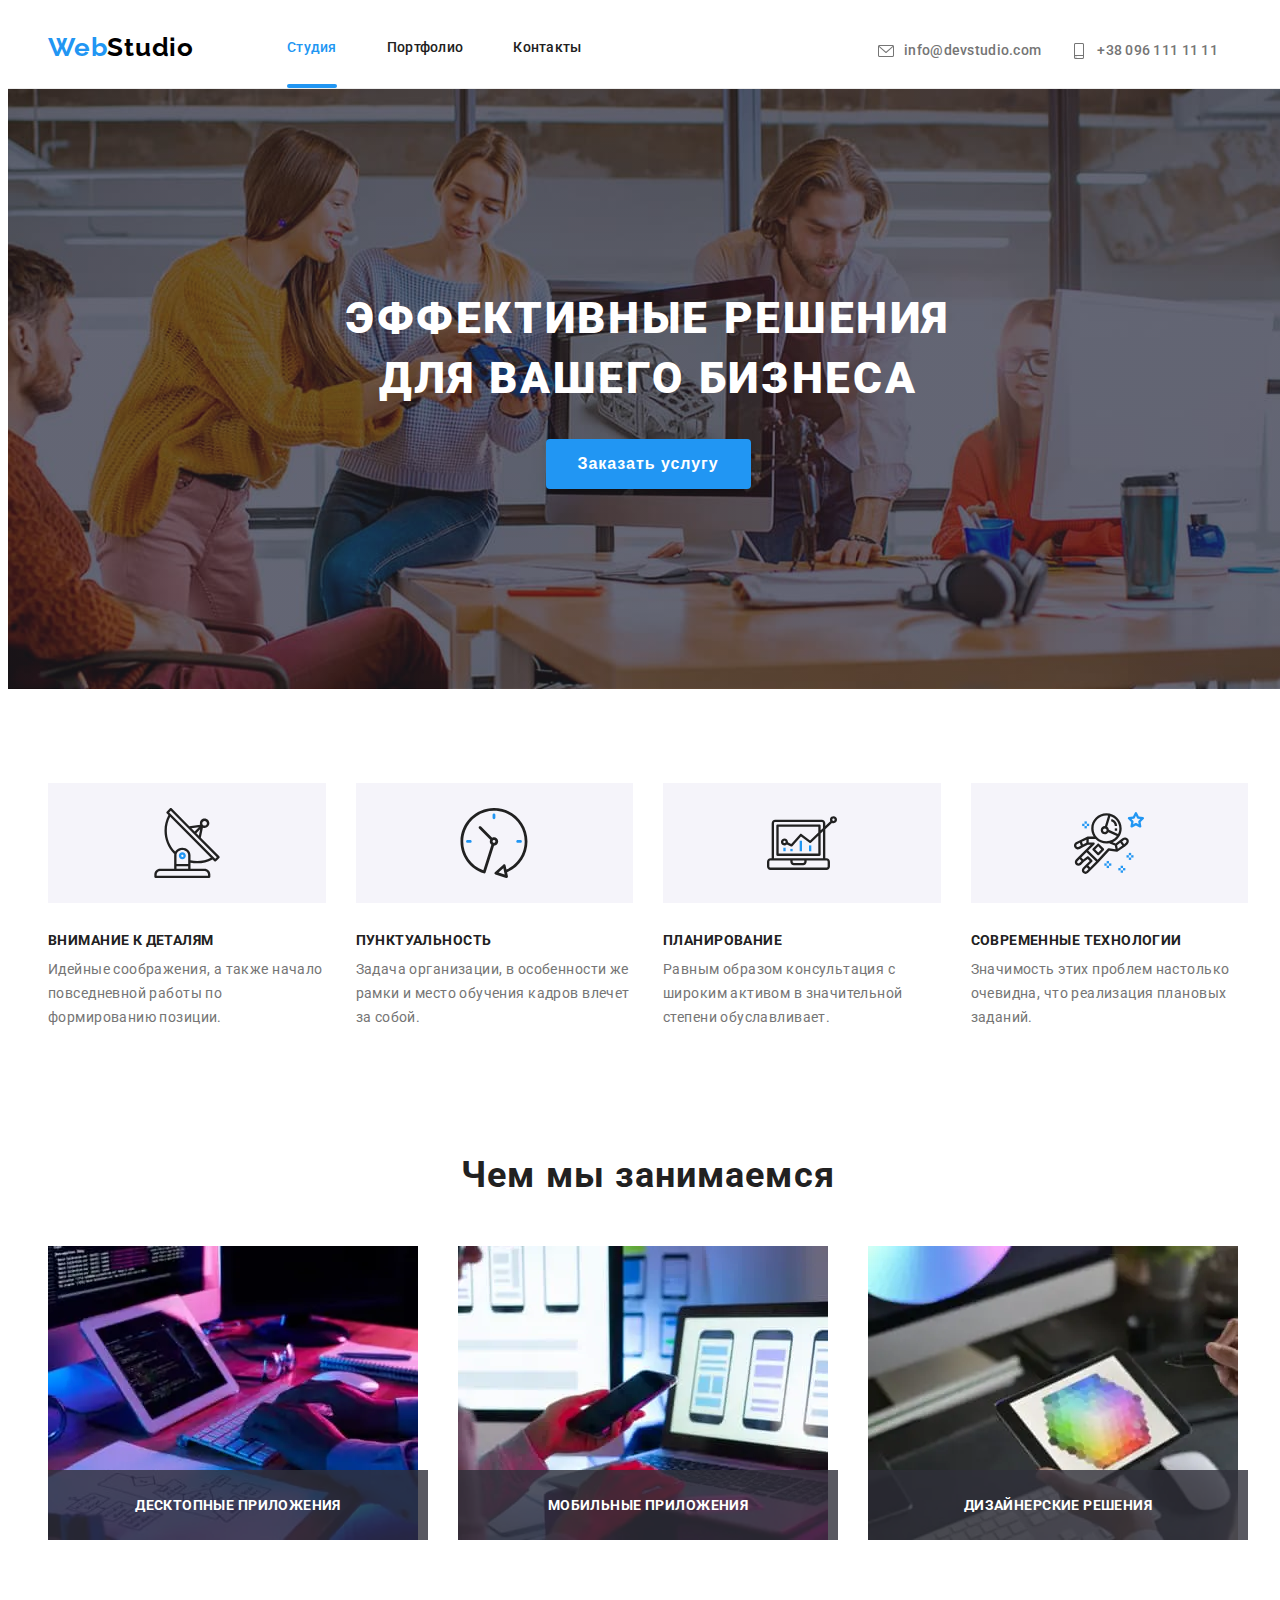
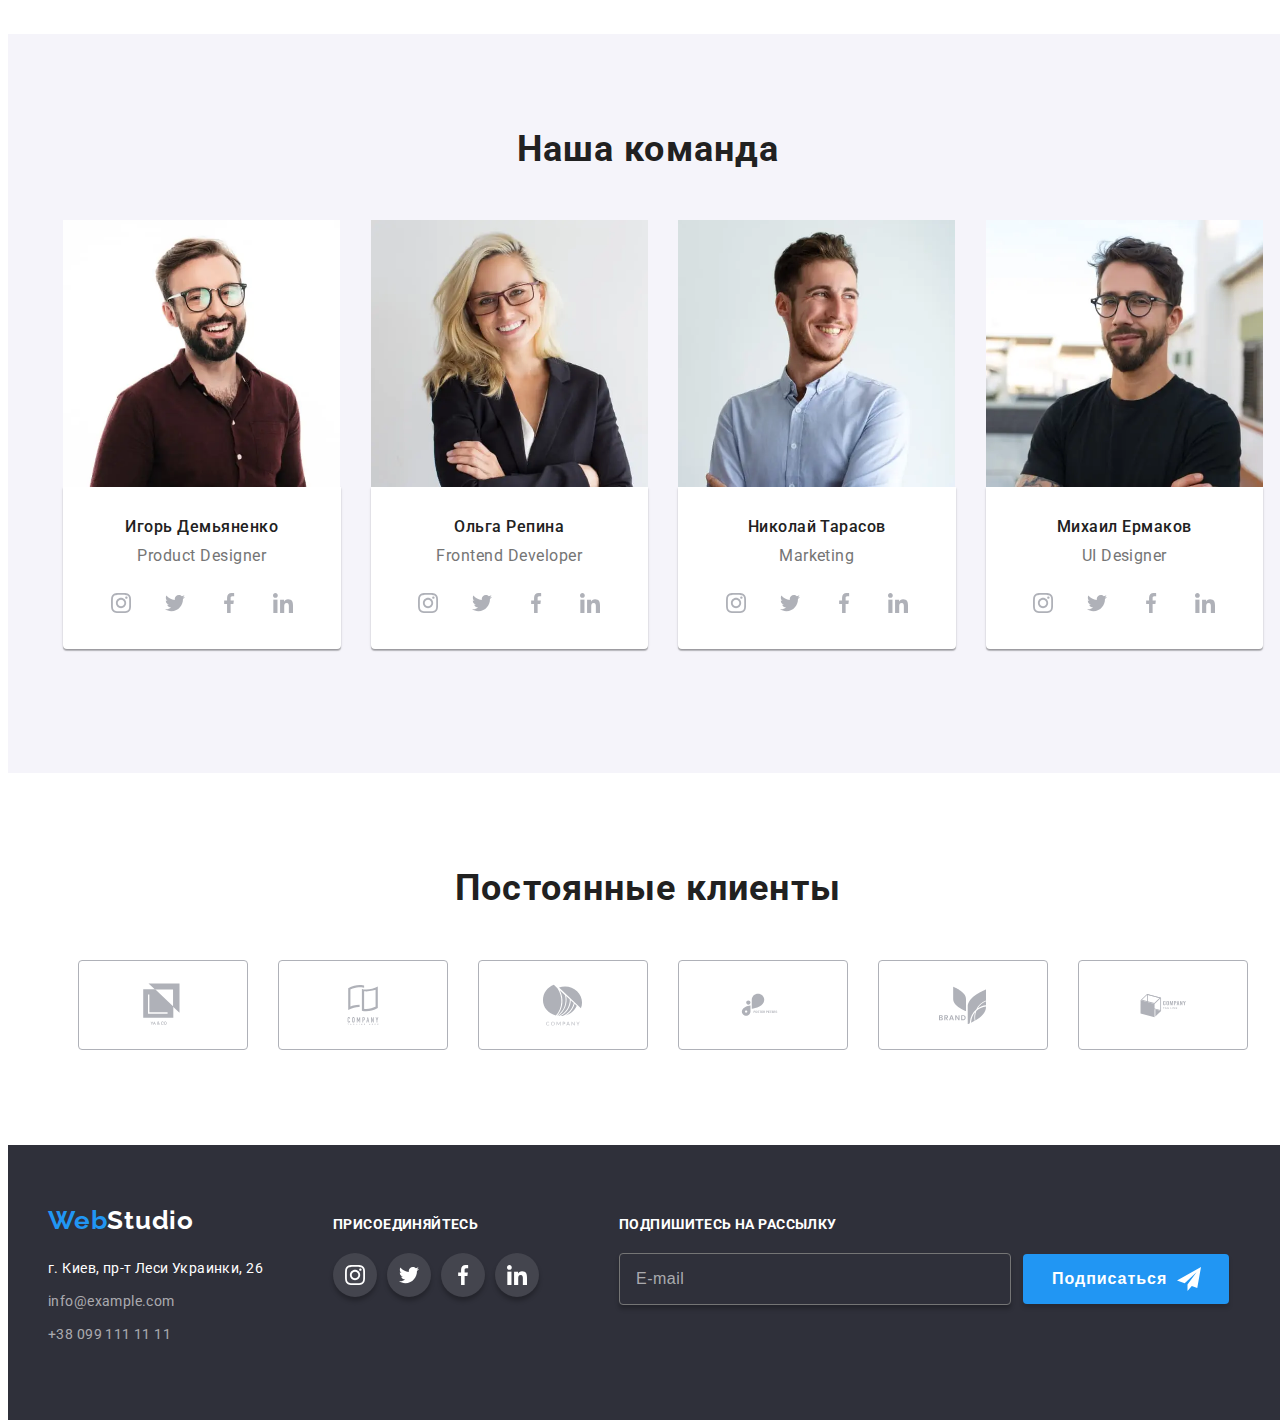
<file: index.html>
<!DOCTYPE html>
<html lang="ru">

<head>
    <meta charset="UTF-8" />
    <meta http-equiv="X-UA-Compatible" content="IE=edge" />
    <meta name="viewport" content="width=device-width, initial-scale=1.0" />
    <title>Студия</title>
    <link rel="stylesheet" href="https://cdnjs.cloudflare.com/ajax/libs/modern-normalize/1.0.0/modern-normalize.css"
        integrity="sha512-Zx6MlUMKSVJoQ+83OwhdILe8cSEsCzfqThJd7J/VA2UrK6Ctj85p+xzqfyuNXE5B1k25uUdmJ2OzItbBy9GHAQ=="
        crossorigin="anonymous" />
    <link rel="preconnect" href="https://fonts.gstatic.com" />
    <link
        href="https://fonts.googleapis.com/css2?family=Raleway:wght@700&family=Roboto:wght@400;500;700;900&display=swap"
        rel="stylesheet" />

    <link rel="stylesheet" href="./css/main.min.css" />
</head>

<body>
    <!--Шапка страницы-->
    <header class="header">
        <div class="container">
            
            <nav class="site-nav">
                <a class="logo" lang="en" href="./index.html">Web<span class="logo__header-part">Studio</span></a>
                <ul class="menu list">
                    <li class="menu__item">
                        <a class="menu__link link action  current" href="./index.html">Студия</a>
                    </li>
                    <li class="menu__item">
                        <a class="menu__link link action" href="./portfolio.html">Портфолио</a>
                    </li>
                    <li class="menu__item">
                        <a class="menu__link link action" href="">Контакты</a>
                    </li>
                </ul>
            </nav>
            <button type="button" class="burger-btn" data-menu-button>
                <svg class="burger-icon">
                    <use href="./images/sprite.svg#icon-burger"></use>
                </svg>
            </button>
            <ul class="list contacts-list">
                <li class="contacts-list__item">
                    <a class="contacts-list__link link action" href="mailto:info@devstudio.com">
                        <svg class="contacts-list__icon" width="16px" height="12px">
                        <use href="./images/sprite.svg#icon-envelope-1"></use>
                    </svg> info@devstudio.com  
                </a>
                </li>
                <li class="contacts-list__item">
                    <a class="contacts-list__link link action" href="tel:+380961111111">
                        <svg class="contacts-list__icon" width="10px" height="16px">
                            <use href="./images/sprite.svg#icon-smartphone-1"></use>
                        </svg> +38 096 111 11 11
                    </a>
                </li>
            </ul>
        </div>
        <div class="mobile-menu " data-menu>
            <button type="button" class="mobile-menu__close-btn" data-menu-close>
                <svg class="mobile-menu__close-icon">
                    <use href="./images/sprite.svg#icon-close-black-18dp-2-1"></use>
                </svg>
            </button>
            <ul class="mobile-menu__list list">
                <li class="mobile-menu__item">
                    <a href="./index.html" class="mobile-menu-link mobile-menu-link--current action link">Cтудия</a>
                </li>
                <li class="mobile-menu__item">
                    <a href="./portfolio.html" class="mobile-menu-link link">Портфолио</a>
                </li>
                <li class="mobile-menu__item">
                    <a href="" class="mobile-menu-link link">Контакты</a>
                </li>
            </ul>
            <div class="mobile-contact">
            <ul class="mobile-contact__list list">
                <li class="mobile-contact__item">
                    <a href="tel:+380961111111" class="mobile-contact__tel link">+38 096 111 11 11</a>
                </li>
                <li class="mobile-contact__item">
                    <a href="mailto:info@devstudio.com" class="mobile-contact__mail link">info@devstudio.com</a>
                </li> 
            </ul>
            </div>
            <div class="mobile-social">
                <ul class="mobile-social__list list">
                    <li class="mobile-social__item">
                        <a href="" class="mobile-social__link link">Instagram</a>
                    </li>
                    <li class="mobile-social__item">
                        <a href="" class="mobile-social__link link">Twitter</a>
                    </li>
                    <li class="mobile-social__item">
                        <a href="" class="mobile-social__link link">Facebook</a>
                    </li>
                    <li class="mobile-social__item">
                        <a href="" class="mobile-social__link link">LinkedIn</a>
                    </li>
                </ul>
            
            </div>
        </div>

    </header>
    <main>
        <!--Секция герой-->
        
<section class="page-hero page-hero--overlay">
    <div class="container">
        <h1 class="hero__title">
            Эффективные решения<br />
            для вашего бизнеса
        </h1>
        <button class="button hero__button button--active" type="button" data-modal-open>Заказать услугу</button>
    </div>

</section>
        <!--Секция преимущества компании-->
          <section class="advantages"> 
        
            <h2 class="visually-hidden">Наши сильные стороны</h2>
            <div class=" container">
                <ul class="advantages_list list">
                    <li class="advantages__item">
                        <div class="advantages__thumb">
                            <svg class="advantages__icon" width="70px" height="70px">
                                <use href="./images/sprite.svg#icon-antenna-1"></use>
                            </svg>
                        </div>
                        <h3 class="advantages__title">Внимание к деталям</h3>
                        <p class="advantages__text">
                            Идейные соображения, а также начало повседневной работы по
                            формированию позиции.
                        </p>
                    </li>
                    <li class="advantages__item">
                        <div class="advantages__thumb">
                            <svg class="advantagesl__icon" width="70px" height="70px">
                                <use href="./images/sprite.svg#icon-clock-1-1"></use>
                            </svg>
                        </div>
                        <h3 class="advantages__title">Пунктуальность</h3>
                        <p class="advantages__text">
                            Задача организации, в особенности же рамки и место обучения
                            кадров влечет за собой.
                        </p>
                    </li>
                    <li class="advantages__item">
                        <div class="advantages__thumb">
                            <svg class="advantages__icon" width="70px" height="70px">
                                <use href="./images/sprite.svg#icon-diagram-1-1"></use>
                            </svg>
                        </div>
                        <h3 class="advantages__title">Планирование</h3>
                        <p class="advantages__text">
                            Равным образом консультация с широким активом в значительной
                            степени обуславливает.
                        </p>
                    </li>
                    <li class="advantages__item">
                        <div class="advantages__thumb">
                            <svg class="advantages__icon" width="70px" height="70px">
                                <use href="./images/sprite.svg#icon-astronaut-1-1"></use>
                            </svg>
                        </div>
                        <h3 class="advantages__title">Современные технологии</h3>
                        <p class="advantages__text">
                            Значимость этих проблем настолько очевидна, что реализация
                            плановых заданий.
                        </p>
                    </li>
                </ul>
            </div>
        </section>  

        <!--Секция чем занимается компания-->
          <section class="abilities">
            <div class="container">
                <h2 class="title">Чем мы занимаемся</h2>
                <ul class="abilities__list list">
                    <li class="abilities__item">
                        <picture class="picture">
                            <source srcset="./images/whatwedo/img.webp 1x, ./images/whatwedo/img@2x.webp 2x"
                                media="(min-width: 1200px)" type="image/webp">
                            <source srcset="./images/whatwedo/img.jpg 1x, ./images/whatwedo/img@2x.jpg 2x"
                                media="(min-width: 1200px)">
                            <img class="image" src="./images/whatwedo/img.jpg" alt="Разработчик компании вводит код для серверной части сайта с клавиатуры"/>
                        </picture>
        
                        <div class="abilities__cover">Десктопные приложения</div>
                    </li>
                    <li class="abilities__item">
                        <picture class="picture">
                            <source srcset="./images/whatwedo/img-1.webp 1x, ./images/whatwedo/img-1@2x.webp 2x"
                                media="(min-width: 1200px)" type="image/webp">
                            <source srcset="./images/whatwedo/img-1.jpg 1x, ./images/whatwedo/img-1@2x.jpg 2x"
                                media="(min-width: 1200px)">
                            <img class="image" src="./images/whatwedo/img-1.jpg" alt="Сотрудник компании создает макет интерфейса сайта адаптивный для мобильных устройств"/>
                        </picture>
        
                        <div class="abilities__cover">Мобильные приложения</div>
                    </li>
                    <li class="abilities__item">
                        <picture class="picture">
                            <source srcset="./images/whatwedo/img-2.webp 1x, ./images/whatwedo/img-2@2x.webp 2x"
                                media="(min-width: 1200px)" type="image/webp">
                            <source srcset="./images/whatwedo/img-2.jpg 1x, ./images/whatwedo/img-2@2x.jpg 2x"
                                media="(min-width: 1200px)">
                            <img class="image" src="./images/whatwedo/img-2.jpg" alt="Дизайнер компании подбирает цвет на палитре планшета"/>
                        </picture>
        
                        <div class="abilities__cover">Дизайнерские решения</div>
                    </li>
                </ul>
            </div>
        </section>  
        
        <!--Секция команда компании-->
        <section class="team">
            <div class="container">
                <h2 class="title">Наша команда</h2>
                <ul class="team__list list">
                    <li class="team__item">
                        <picture class="picture">
                            <source srcset="./images/team/desktop/img.webp 1x, ./images/team/desktop/img@2x.webp 2x" 
                                media="(min-width: 1200px)" type="image/webp">
                            <source srcset="./images/team/desktop/img.jpg 1x, ./images/team/desktop/img@2x.jpg 2x"
                                media="(min-width: 1200px)">
                            <source srcset="./images/team/tablet/img.webp 1x, ./images/team/tablet/img@2x.webp 2x" 
                            media="(min-width: 768px)" type="image/webp">
                            <source srcset="./images/team/tablet/img.jpg 1x, ./images/team/tablet/img@2x.jpg 2x"
                                media="(min-width: 768px)">
                            <source srcset="./images/team/mobile/img.webp 1x, ./images/team/mobile/img@2x.webp 2x" 
                            media="(min-width: 320px)" type="image/webp">
                            <source srcset="./images/team/mobile/img.jpg 1x, ./images/team/mobile/img@2x.jpg 2x"
                                media="(min-width: 320px)">
                            <img src="./images/team/desktop/img.jpg"
                                alt="молодой мужчина в очках с аккуратной бородой в тёмной рубашке" />
                        </picture>
        
                        <div class="team__thumb">
                            <h3 class="team__member">Игорь Демьяненко</h3>
                            <p class="team__profesion">Product Designer</p>
                            <ul class="social-list list">
                                <li class="social-list__item">
                                    <a href="" class="social-list__link link">
                                        <svg class="social-list__icon" width="20px" height="20px">
                                            <use href="./images/sprite.svg#icon-instagram-2-1"></use>
                                        </svg>
                                    </a>
                                </li>
                                <li class="social-list__item">
                                    <a href="" class="social-list__link link">
                                        <svg class="social-list__icon" width="20px" height="20px">
                                            <use href="./images/sprite.svg#icon-twitter-1-1"></use>
                                        </svg>
                                    </a>
                                </li>
                                <li class="social-list__item">
                                    <a href="" class="social-list__link link">
                                        <svg class="social-list__icon" width="20px" height="20px">
                                            <use href="./images/sprite.svg#icon-facebook-1-1"></use>
                                        </svg>
                                    </a>
                                </li>
                                <li class="social-list__item">
                                    <a href="" class="social-list__link link">
                                        <svg class="social-list__icon" width="20px" height="20px">
                                            <use href="./images/sprite.svg#icon-linkedin-1-1"></use>
                                        </svg>
                                    </a>
                                </li>
                            </ul>
                        </div>
                    </li>
        
                    <li class="team__item">
                        <picture class="picture">
                            <source srcset="./images/team/desktop/img-1.webp 1x, ./images/team/desktop/img-1@2x.webp 2x" 
                                media="(min-width: 1200px)" type="image/webp">
                            <source srcset="./images/team/desktop/img-1.jpg 1x, ./images/team/desktop/img-1@2x.jpg 2x"
                                media="(min-width: 1200px)">
                            <source srcset="./images/team/tablet/img-1.webp 1x, ./images/team/tablet/img-1@2x.webp 2x"
                             media="(min-width: 768px)" type="image/webp">
                            <source srcset="./images/team/tablet/img-1.jpg 1x, ./images/team/tablet/img-1@2x.jpg 2x"
                                media="(min-width: 768px)">
                            <source srcset="./images/team/mobile/img-1.webp 1x, ./images/team/mobile/img-1@2x.webp 2x" 
                            media="(min-width: 320px)" type="image/webp">
                            <source srcset="./images/team/mobile/img-1.jpg 1x, ./images/team/mobile/img-1@2x.jpg 2x"
                                media="(min-width: 320px)">
                            <img src="./images/team/desktop/img-1.jpg"
                                alt="молодая девушка блондинка в очках с красивой улыбкой" />
                        </picture>
        
                        <div class="team__thumb">
                            <h3 class="team__member">Ольга Репина</h3>
                            <p class="team__profesion">Frontend Developer</p>
                            <ul class="social-list list">
                                <li class="social-list__item">
                                    <a href="" class="social-list__link link">
                                        <svg class="social-list__icon" width="20px" height="20px">
                                            <use href="./images/sprite.svg#icon-instagram-2-1"></use>
                                        </svg>
                                    </a>
                                </li>
                                <li class="social-list__item">
                                    <a href="" class="social-list__link link">
                                        <svg class="social-list__icon" width="20px" height="20px">
                                            <use href="./images/sprite.svg#icon-twitter-1-1"></use>
                                        </svg>
                                    </a>
                                </li>
                                <li class="social-list__item">
                                    <a href="" class="social-list__link link">
                                        <svg class="social-list__icon" width="20px" height="20px">
                                            <use href="./images/sprite.svg#icon-facebook-1-1"></use>
                                        </svg>
                                    </a>
                                </li>
                                <li class="social-list__item">
                                    <a href="" class="social-list__link link">
                                        <svg class="social-list__icon" width="20px" height="20px">
                                            <use href="./images/sprite.svg#icon-linkedin-1-1"></use>
                                        </svg>
                                    </a>
                                </li>
                            </ul>
                        </div>
        
                    <li class="team__item">
                        <picture class="picture">
                            <source srcset="./images/team/desktop/img-2.webp 1x, ./images/team/desktop/img-2@2x.webp 2x"
                                media="(min-width: 1200px)" type="image/webp">
                            <source srcset="./images/team/desktop/img-2.jpg 1x, ./images/team/desktop/img-2@2x.jpg 2x"
                                media="(min-width: 1200px)">
                            <source srcset="./images/team/tablet/img-2.webp 1x, ./images/team/tablet/img-2@2x.webp 2x"
                                media="(min-width: 768px)" type="image/webp">
                            <source srcset="./images/team/tablet/img-2.jpg 1x, ./images/team/tablet/img-2@2x.jpg 2x"
                                media="(min-width: 768px)">
                            <source srcset="./images/team/mobile/img-2.webp 1x, ./images/team/mobile/img-2@2x.webp 2x"
                                media="(min-width: 320px)" type="image/webp">
                            <source srcset="./images/team/mobile/img-2.jpg 1x, ./images/team/mobile/img-2@2x.jpg 2x"
                                media="(min-width: 320px)">
                            <img src="./images/team/desktop/img-2.jpg" alt="молодой парень в белой рубашке улыбается" />
                        </picture>
        
                        <div class="team__thumb">
                            <h3 class="team__member">Николай Тарасов</h3>
                            <p class="team__profesion">Marketing</p>
                            <ul class="social-list list">
                                <li class="social-list__item">
                                    <a href="" class="social-list__link link">
                                        <svg class="social-list__icon" width="20px" height="20px">
                                            <use href="./images/sprite.svg#icon-instagram-2-1"></use>
                                        </svg>
                                    </a>
                                </li>
                                <li class="social-list__item">
                                    <a href="" class="social-list__link link">
                                        <svg class="social-list__icon" width="20px" height="20px">
                                            <use href="./images/sprite.svg#icon-twitter-1-1"></use>
                                        </svg>
                                    </a>
                                </li>
                                <li class="social-list__item">
                                    <a href="" class="social-list__link link">
                                        <svg class="social-list__icon" width="20px" height="20px">
                                            <use href="./images/sprite.svg#icon-facebook-1-1"></use>
                                        </svg>
                                    </a>
                                </li>
                                <li class="social-list__item">
                                    <a href="" class="social-list__link link">
                                        <svg class="social-list__icon" width="20px" height="20px">
                                            <use href="./images/sprite.svg#icon-linkedin-1-1"></use>
                                        </svg>
                                    </a>
                                </li>
                            </ul>
                        </div>
                    </li>
        
                    <li class="team__item">
                        <picture class="picture">
                            <source srcset="./images/team/desktop/img-3.webp 1x, ./images/team/desktop/img-3@2x.webp 2x"
                                media="(min-width: 1200px)" type="image/webp">
                            <source srcset="./images/team/desktop/img-3.jpg 1x, ./images/team/desktop/img-3@2x.jpg 2x"
                                media="(min-width: 1200px)">
                            <source srcset="./images/team/tablet/img-3.webp 1x, ./images/team/tablet/img-3@2x.webp 2x"
                                media="(min-width: 768px)" type="image/webp">
                            <source srcset="./images/team/tablet/img-3.jpg 1x, ./images/team/tablet/img-3@2x.jpg 2x"
                                media="(min-width: 768px)">
                            <source srcset="./images/team/mobile/img-3.webp 1x, ./images/team/mobile/img-3@2x.webp 2x"
                                media="(min-width: 320px)" type="image/webp">
                            <source srcset="./images/team/mobile/img-3.jpg 1x, ./images/team/mobile/img-3@2x.jpg 2x"
                                media="(min-width: 320px)">
                            <img src="./images/team/desktop/img-3.jpg"
                                alt="молодой парень с короткой бородой в очках и черной футболке" />
                        </picture>
        
                        <div class="team__thumb">
                            <h3 class="team__member">Михаил Ермаков</h3>
                            <p class="team__profesion">UI Designer</p>
                            <ul class="social-list list">
                                <li class="social-list__item">
                                    <a href="" class="social-list__link link">
                                        <svg class="social-list__icon" width="20px" height="20px">
                                            <use href="./images/sprite.svg#icon-instagram-2-1"></use>
                                        </svg>
                                    </a>
                                </li>
                                <li class="social-list__item">
                                    <a href="" class="social-list__link link">
                                        <svg class="social-list__icon" width="20px" height="20px">
                                            <use href="./images/sprite.svg#icon-twitter-1-1"></use>
                                        </svg>
                                    </a>
                                </li>
                                <li class="social-list__item">
                                    <a href="" class="social-list__link link">
                                        <svg class="social-list__icon" width="20px" height="20px">
                                            <use href="./images/sprite.svg#icon-facebook-1-1"></use>
                                        </svg>
                                    </a>
                                </li>
                                <li class="social-list__item">
                                    <a href="" class="social-list__link link">
                                        <svg class="social-list__icon" width="20px" height="20px">
                                            <use href="./images/sprite.svg#icon-linkedin-1-1"></use>
                                        </svg>
                                    </a>
                                </li>
                            </ul>
                        </div>
                    </li>
                </ul>
            </div>
        </section> 
        
        <!--Секция постоянные клиенты-->
         <section class="partners">
            <div class="container">
                <h2 lang="ru" class="title">Постоянные клиенты</h2>
                <ul class="partners__list list">
                    <li class="partners__items">
                        <a href="" class="partners__link">
                            
                                <svg class="partner__logo" width="44.27px" height="49.23px">
                                    <use href="./images/sprite.svg#icon-logo-1-1"></use>
                                </svg>
                            
                        </a>
                    </li>
                    <li class="partners__items">
                        <a href="" class="partners__link">
                            
                                <svg class="partner__logo" width="40px" height="52px">
                                    <use href="./images/sprite.svg#icon-logo-2-1"></use>
                                </svg>
                           
                        </a>
                    </li>
                    <li class="partners__items">
                        <a href="" class="partners__link">
                            
                                <svg class="partner__logo" width="41" height="42.6px">
                                    <use href="./images/sprite.svg#icon-logo-3-1"></use>
                                </svg>
                            
                        </a>
                    </li>
                    <li class="partners__items">
                        <a href="" class="partners__link">
                            
                                <svg class="partner__logo" width="79.66px" height="42.02px">
                                    <use href="./images/sprite.svg#icon-logo-4-1"></use>
                                </svg>
                            
                        </a>
                    </li>
                    <li class="partners__items">
                        <a href="" class="partners__link">
                           
                                <svg class="partner__logo" width="59px" height="47px">
                                    <use href="./images/sprite.svg#icon-logo-5-1"></use>
                                </svg>
                            
                        </a>
                    </li>
                    <li class="partners__items">
                        <a href="" class="partners__link">
                            
                                <svg class="partner__logo" width="88.5px" height="45.44px">
                                    <use href="./images/sprite.svg#icon-logo-6-1"></use>
                                </svg>
                            
                        </a>
                    </li>
                </ul>
            </div>
        </section> 
    </main>

    <!--Подвал страницы-->
     <footer class="footer">
        <div class="container footer__conteiner">
            <div class="footer-info">
            <div class="footer__wraper footer-content">
                <a class="logo" href="./index.html">Web<span class="logo__footer-part">Studio</span></a>
    
                <address class="address">
                    <ul class="list address__contacts">
                        <li class="address__item">
                            <a href="" class="address__text link">г. Киев, пр-т Леси Украинки, 26</a>
                        </li>
                        <li class="address__item">
                            <a class=" address__email link" href="mailto:info@example.com">info@example.com</a>
                        </li>
                        <li class="address__item">
                            <a class=" address__phone link" href="tel:+380991111111">+38 099 111 11 11</a>
                        </li>
                    </ul>
                </address>
    
            </div>
            <div class="footer__wraper">
                <p class="footer__invitation">Присоединяйтесь</p>
                <ul class="icon-list list">
                    <li class="icon-list__item">
                        <a href="" class="icon-list__link link">
    
                            <svg class="icon-list__icons" width="20px" height="20px">
                                <use href="./images/sprite.svg#icon-instagram-2-1"></use>
                            </svg>
                        </a>
                    </li>
                    <li class="icon-list__item">
                        <a href="" class="icon-list__link link">
    
                            <svg class="icon-list__icons" width="20px" height="20px">
                                <use href="./images/sprite.svg#icon-twitter-1-1"></use>
                            </svg>
                        </a>
                    </li>
                    <li class="icon-list__item">
                        <a href="" class="icon-list__link link">
    
                            <svg class="icon-list__icons" width="20px" height="20px">
                                <use href="./images/sprite.svg#icon-facebook-1-1"></use>
                            </svg>
                        </a>
                    </li>
                    <li class="icon-list__item">
                        <a href="" class="icon-list__link link">
    
                            <svg class="icon-list__icons" width="20px" height="20px">
                                <use href="./images/sprite.svg#icon-linkedin-1-1"></use>
                            </svg>
                        </a>
                    </li>
                </ul>
            </div>
        </div>
            <div class="footer__wraper">
                <p class="footer__invitation">Подпишитесь на рассылку</p>
                <form action="#" class="footer-form">
                    <input type="email" class="footer-form__input" name="user-mail" placeholder="E-mail">
                    <button type="submit" class="fotter-form__btn  action-btn">
                        Подписаться
                        <svg class="fotter-form__icon" width="24" height="24">
                            <use href="./images/sprite.svg#send-btn"></use>
                        </svg>
                    </button>
                </form>
            </div>
        </div>
    </footer> 
    <!-- =========Модальное окно======== -->
    
        <div class="backdrop is-hidden" data-modal>
            <div class="modal">
                <button class="modal-button--close" type="button" data-modal-close>
                    <svg class="modal-button__icon" width="18" height="18">
                        <use href="./images/sprite.svg#icon-close-black-18dp-2-1"></use>
                    </svg>
                </button>
        
                <form class="modal-form" autocomplete="off">
        
                    <b class="modal-form__title">Оставьте свои данные, мы вам перезвоним</b>
        
                    <label for="name" class="modal-form__field">Имя</label>
                    <div class="form-wrapper">
                        <input class="form-wrapper__input" type="text" name="name" id="name" required minlength="2">
                        <svg class="form-wrapper__icon" width="18" height="18">
                            <use href="./images/sprite.svg#icon-person-black-18dp-1"></use>
                        </svg>
                    </div>
        
        
                    <label for="tel" class="modal-form__field">Телефон</label>
                    <div class="form-wrapper">
                        <input class="form-wrapper__input" type="tel" name="tel" id="tel" required
                            pattern="[0-9]{3}-[0-9]{3}-[0-9]{2}-[0-9]{2}">
                        <svg class="form-wrapper__icon" width="18" height="18">
                            <use href="./images/sprite.svg#icon-phone-black-18dp-1"></use>
                        </svg>
                    </div>
        
        
                    <label for="mail" class="modal-form__field">Почта</label>
                    <div class="form-wrapper">
                        <input class="form-wrapper__input" type="email" name="mail" id="mail">
                        <svg class="form-wrapper__icon" width="18" height="18">
                            <use href="./images/sprite.svg#icon-email-black-18dp-1"></use>
                        </svg>
                    </div>
        
                    <label class="modal-form__field" for="comment">Комментарий</label>
                    <textarea class="modal-form__message" name="comment" id="comment" placeholder="Введите текст"></textarea>
        
                    <div class="modal-checkbox">
                        <input class="modal-form__term visually-hidden" type="checkbox" name="user-term" id="user-term">
                        <label class="modal-form__check-desc" for="user-term"> <span>Соглашаюсь с рассылкой и принимаю&nbsp;<a
                                    class="policy-link" href="">Условия договора</a></span></label>
                    </div>
        
        
        
        
                    <button class="button form__button button--active" type="submit">Отправить</button>
        
        
                </form>
   
        </div>
    
    </div>  
    <!-- ========== Java scripts  ======== -->
    <script src="./js/modal.js"></script>
    <script src="./js/mobile-menu.js"></script>
     
</body>

</html>
</file>
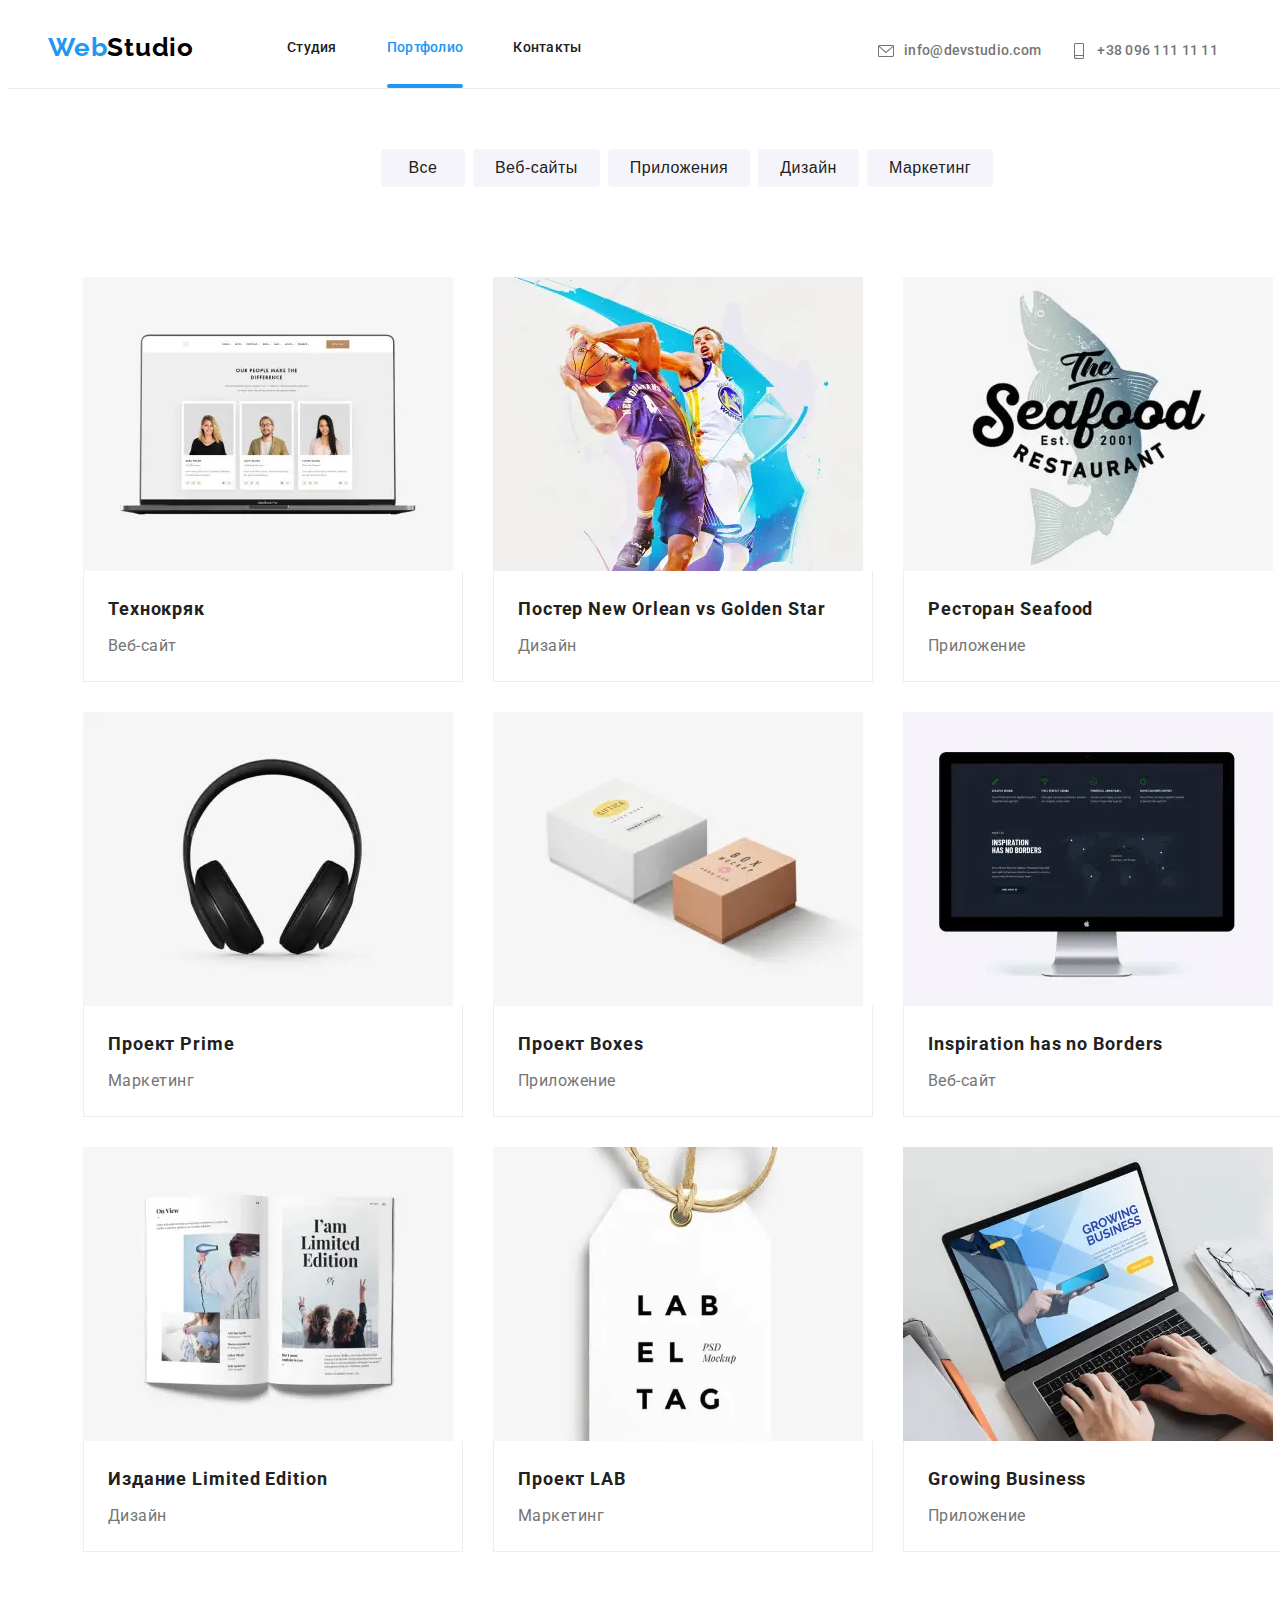
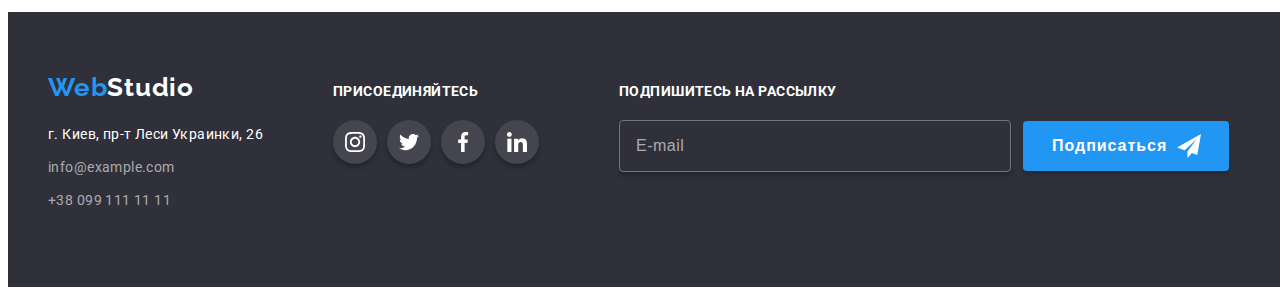
<file: portfolio.html>
<!DOCTYPE html>
<html lang="ru">

<head>
    <meta charset="UTF-8" />
    <meta http-equiv="X-UA-Compatible" content="IE=edge" />
    <meta name="viewport" content="width=device-width, initial-scale=1.0" />
    <title>Портфолио</title>
    <link rel="stylesheet" href="https://cdnjs.cloudflare.com/ajax/libs/modern-normalize/1.0.0/modern-normalize.css"
        integrity="sha512-Zx6MlUMKSVJoQ+83OwhdILe8cSEsCzfqThJd7J/VA2UrK6Ctj85p+xzqfyuNXE5B1k25uUdmJ2OzItbBy9GHAQ=="
        crossorigin="anonymous" />
    <link rel="preconnect" href="https://fonts.gstatic.com" />
    <link
        href="https://fonts.googleapis.com/css2?family=Raleway:wght@700&family=Roboto:wght@400;500;700;900&display=swap"
        rel="stylesheet" />
    <link rel="stylesheet" href="./css/main.min.css" />
</head>

<body>
    <!--Шапка страницы-->
    <header class="header">
        <div class="container">
    
            <nav class="site-nav">
                <a class="logo" lang="en" href="./index.html">Web<span class="logo__header-part">Studio</span></a>
                <ul class="menu list">
                    <li class="menu__item">
                        <a class="menu__link link action" href="./index.html">Студия</a>
                    </li>
                    <li class="menu__item">
                        <a class="menu__link link action current" href="./portfolio.html">Портфолио</a>
                    </li>
                    <li class="menu__item">
                        <a class="menu__link link action" href="">Контакты</a>
                    </li>
                </ul>
            </nav>
            <button type="button" class="burger-btn" data-menu-button>
                <svg class="burger-icon">
                    <use href="./images/sprite.svg#icon-burger"></use>
                </svg>
            </button>
            <ul class="list contacts-list">
                <li class="contacts-list__item">
                    <a class="contacts-list__link link action" href="mailto:info@devstudio.com">
                        <svg class="contacts-list__icon" width="16px" height="12px">
                            <use href="./images/sprite.svg#icon-envelope-1"></use>
                        </svg> info@devstudio.com
                    </a>
                </li>
                <li class="contacts-list__item">
                    <a class="contacts-list__link link action" href="tel:+380961111111">
                        <svg class="contacts-list__icon" width="10px" height="16px">
                            <use href="./images/sprite.svg#icon-smartphone-1"></use>
                        </svg> +38 096 111 11 11
                    </a>
                </li>
            </ul>
        </div>
        <div class="mobile-menu is-open" data-menu>
            <button type="button" class="mobile-menu__close-btn" data-menu-close>
                <svg class="mobile-menu__close-icon">
                    <use href="./images/sprite.svg#icon-close-black-18dp-2-1"></use>
                </svg>
            </button>
            <ul class="mobile-menu__list list">
                <li class="mobile-menu__item">
                    <a href="./index.html" class="mobile-menu-link action link">Cтудия</a>
                </li>
                <li class="mobile-menu__item">
                    <a href="./portfolio.html" class="mobile-menu-link mobile-menu-link--current  link">Портфолио</a>
                </li>
                <li class="mobile-menu__item">
                    <a href="" class="mobile-menu-link link">Контакты</a>
                </li>
            </ul>
            <div class="mobile-contact">
                <ul class="mobile-contact__list list">
                    <li class="mobile-contact__item">
                        <a href="tel:+380961111111" class="mobile-contact__tel link">+38 096 111 11 11</a>
                    </li>
                    <li class="mobile-contact__item">
                        <a href="mailto:info@devstudio.com" class="mobile-contact__mail link">info@devstudio.com</a>
                    </li>
                </ul>
            </div>
            <div class="mobile-social">
                <ul class="mobile-social__list list">
                    <li class="mobile-social__item">
                        <a href="" class="mobile-social__link link">Instagram</a>
                    </li>
                    <li class="mobile-social__item">
                        <a href="" class="mobile-social__link link">Twitter</a>
                    </li>
                    <li class="mobile-social__item">
                        <a href="" class="mobile-social__link link">Facebook</a>
                    </li>
                    <li class="mobile-social__item">
                        <a href="" class="mobile-social__link link">LinkedIn</a>
                    </li>
                </ul>
    
            </div>
        </div>
    
    </header>
    <main>
        <!-- Портфолио -->
        <section class="projects">
            <div class="container">
                <h1 class="visually-hidden">
                    Проекты компании <span lang="en">Web Studio</span>
                </h1>
                <ul class="filter__list filter list">
                    <li class="filter__item">
                        <button class="filter__btn" type="button">Все</button>
                    </li>
                    <li class="filter__item">
                        <button class="filter__btn" type="button">Веб-сайты</button>
                    </li>
                    <li class="filter__item">
                        <button class="filter__btn" type="button">Приложения</button>
                    </li>
                    <li class="filter__item">
                        <button class="filter__btn" type="button">Дизайн</button>
                    </li>
                    <li class="filter__item">
                        <button class="filter__btn" type="button">Маркетинг</button>
                    </li>
                </ul>

                <ul class="projects__list list">
                    <li class="projects__item">
                        <a class="projects__link link" href="">
                            <div class="projects__hover">
                                <picture class="picture">
                                    <source srcset="./images/portfolio/desktop/img-1.webp 1x, ./images/portfolio/desktop/img-1@2x.webp 2x"
                                        media="(min-width: 1200px)" type="image/webp">
                                    <source srcset="./images/portfolio/desktop/img-1.jpg 1x, ./images/portfolio/desktop/img-1@2x.jpg 2x"
                                     media="(min-width: 1200px)">
                                    <source srcset="./images/portfolio/tablet//img-1.webp 1x, ./images/portfolio/tablet/img-1@2x.webp 2x"
                                        media="(min-width: 768px)" type="image/webp">
                                    <source srcset="./images/portfolio/tablet//img-1.jpg 1x, ./images/portfolio/tablet/img-1@2x.jpg 2x"
                                     media="(min-width: 768px)">
                                    <source srcset="./images/portfolio/mobile/img-1.webp 1x, ./images/portfolio/mobile/img-1@2x.webp 2x"
                                        media="(min-width: 320px)" type="image/webp">
                                    <source srcset="./images/portfolio/mobile/img-1.jpg 1x, ./images/portfolio/mobile/img-1@2x.jpg 2x"
                                     media="(min-width: 320px)">
                                    <img src="./images/portfolio/desktop/img-1.jpg" alt="Страница сайта на экране ноутбука" /> 
                                
                                </picture>
                            
                                 <div class="projects__cover">
                                <p>Технокряк это современная площадка распространения
                    коронавируса. Компании используют эту платформу для
                    цифрового шпионажа и атак на защищённые сервера конкурентов.</p>
                </div>
                </div>
                            <div class="projects__thumb">
                                <h2 class="projects__title">Технокряк</h2>
                                <p class="projects__text">Веб-сайт</p>
                            </div>
                        </a>
                    </li>
                    <li class="projects__item">
                        <a class="projects__link link blue" href="">
                             <div class="projects__hover">
                                <picture class="picture">
                                    <source srcset="./images/portfolio/desktop/img-2.webp 1x, ./images/portfolio/desktop/img-2@2x.webp 2x"
                                     media="(min-width: 1200px)" type="image/webp">
                                    <source srcset="./images/portfolio/desktop/img-2.jpg 1x, ./images/portfolio/desktop/img-2@2x.jpg 2x"
                                        media="(min-width: 1200px)">
                                    <source srcset="./images/portfolio/tablet/img-2.webp 1x, ./images/portfolio/tablet/img-2@2x.webp 2x"
                                        media="(min-width: 768px)" type="image/webp">
                                    <source srcset="./images/portfolio/tablet/img-2.jpg 1x, ./images/portfolio/tablet/img-2@2x.jpg 2x"
                                     media="(min-width: 768px)">
                                    <source srcset="./images/portfolio/mobile/img-2.webp 1x, ./images/portfolio/mobile/img-2@2x.webp 2x"
                                        media="(min-width: 320px)" type="image/webp">
                                    <source srcset="./images/portfolio/mobile/img-2.jpg 1x, ./images/portfolio/mobile/img-2@2x.jpg 2x"
                                     media="(min-width: 320px)">
                                <img src="./images/portfolio/desktop/img-2.jpg" alt="Два баскетболиста соперничают за мяч" />
                                </picture>
                            
                    <div class="projects__cover">
                                <p>Технокряк это современная площадка распространения
                    коронавируса. Компании используют эту платформу для
                    цифрового шпионажа и атак на защищённые сервера конкурентов.</p>
                </div>
                </div>
                            <div class="projects__thumb">
                                <h2 class="projects__title">
                                    Постер <span lang="en">New Orlean vs Golden Star</span>
                                </h2>
                                <p class="projects__text">Дизайн</p>
                            </div>
                        </a>
                    </li>
                    <li class="projects__item">
                        <a class="projects__link link" href="">
                             <div class="projects__hover">
                                <picture class="picture">
                                    <source srcset="./images/portfolio/desktop/img-3.webp 1x, ./images/portfolio/desktop/img-3@2x.webp 2x"
                                        media="(min-width: 1200px)" type="image/webp">
                                    <source srcset="./images/portfolio/desktop/img-3.jpg 1x, ./images/portfolio/desktop/img-3@2x.jpg 2x"
                                     media="(min-width: 1200px)">
                                    <source srcset="./images/portfolio/tablet/img-3.webp 1x, ./images/portfolio/tablet/img-3@2x.webp 2x"
                                        media="(min-width: 768px)" type="image/webp">
                                    <source srcset="./images/portfolio/tablet/img-3.jpg 1x, ./images/portfolio/tablet/img-3@2x.jpg 2x"
                                     media="(min-width: 768px)">
                                    <source srcset="./images/portfolio/mobile/img-3.webp 1x, ./images/portfolio/mobile/img-3@2x.webp 2x"
                                        media="(min-width: 320px)" type="image/webp">
                                    <source srcset="./images/portfolio/mobile/img-3.jpg 1x, ./images/portfolio/mobile/img-3@2x.jpg 2x"
                                     media="(min-width: 320px)">
                                    <img src="./images/portfolio/desktop/img-3.jpg" alt="Логотип ресторана в виде рыбы" />
                                </picture>
                            
                    <div class="projects__cover">
                                <p>Технокряк это современная площадка распространения
                    коронавируса. Компании используют эту платформу для
                    цифрового шпионажа и атак на защищённые сервера конкурентов.</p>
                </div>
                </div>
                            <div class="projects__thumb">
                                <h2 class="projects__title">
                                    Ресторан <span lang="en">Seafood</span>
                                </h2>
                                <p class="projects__text">Приложение</p>
                            </div>
                        </a>
                    </li>
                    <li class="projects__item">
                        <a class="projects__link link" href="">
                            <div class="projects__hover">
                                <picture class="picture">
                                    <source srcset="./images/portfolio/desktop/img-4.webp 1x, ./images/portfolio/desktop/img-4@2x.webp 2x"
                                        media="(min-width: 1200px)" type="image/webp">
                                    <source srcset="./images/portfolio/desktop/img-4.jpg 1x, ./images/portfolio/desktop/img-4@2x.jpg 2x"
                                     media="(min-width: 1200px)">
                                    <source srcset="./images/portfolio/tablet/img-4.webp 1x, ./images/portfolio/tablet/img-4@2x.webp 2x"
                                        media="(min-width: 768px)" type="image/webp">
                                    <source srcset="./images/portfolio/tablet/img-4.jpg 1x, ./images/portfolio/tablet/img-4@2x.jpg 2x"
                                     media="(min-width: 768px)">
                                    <source srcset="./images/portfolio/mobile/img-4.webp 1x, ./images/portfolio/mobile/img-4@2x.webp 2x"
                                        media="(min-width: 320px)" type="image/webp">
                                    <source srcset="./images/portfolio/mobile/img-4.jpg 1x, ./images/portfolio/mobile/img-4@2x.jpg 2x"
                                     media="(min-width: 320px)">
                                    <img src="./images/portfolio/desktop/img-4.jpg" alt="Наушники для прослушивания музыки"/>
                                </picture>
                            
                    <div class="projects__cover">
                                <p>Технокряк это современная площадка распространения
                    коронавируса. Компании используют эту платформу для
                    цифрового шпионажа и атак на защищённые сервера конкурентов.</p>
                </div>
                </div>
                            <div class="projects__thumb">
                                <h2 class="projects__title">
                                    Проект <span lang="en">Prime</span>
                                </h2>
                                <p class="projects__text">Маркетинг</p>
                            </div>
                        </a>
                    </li>
                    <li class="projects__item">
                        <a class="projects__link link" href="">
                            <div class="projects__hover">
                                <picture class="picture">
                                    <source srcset="./images/portfolio/desktop/img-5.webp 1x, ./images/portfolio/desktop/img-5@2x.webp 2x"
                                        media="(min-width: 1200px)" type="image/webp">
                                    <source srcset="./images/portfolio/desktop/img-5.jpg 1x, ./images/portfolio/desktop/img-5@2x.jpg 2x"
                                     media="(min-width: 1200px)">
                                    <source srcset="./images/portfolio/tablet/img-5.webp 1x, ./images/portfolio/tablet/img-5@2x.webp 2x"
                                        media="(min-width: 768px)" type="image/webp">
                                    <source srcset="./images/portfolio/tablet/img-5.jpg 1x, ./images/portfolio/tablet/img-5@2x.jpg 2x"
                                     media="(min-width: 768px)">
                                    <source srcset="./images/portfolio/mobile/img-5.webp 1x, ./images/portfolio/mobile/img-5@2x.webp 2x"
                                        media="(min-width: 320px)" type="image/webp">
                                    <source srcset="./images/portfolio/mobile/img-5.jpg 1x, ./images/portfolio/mobile/img-5@2x.jpg 2x"
                                     media="(min-width: 320px)">
                                    <img src="./images/portfolio/desktop/img-5.jpg" alt="Белая и коричневая коробки" />
                                
                                </picture>
                            
                    <div class="projects__cover">
                                <p>Технокряк это современная площадка распространения
                    коронавируса. Компании используют эту платформу для
                    цифрового шпионажа и атак на защищённые сервера конкурентов.</p>
                </div>
                </div>
                            <div class="projects__thumb">
                                <h2 class="projects__title">
                                    Проект <span lang="en">Boxes</span>
                                </h2>
                                <p class="projects__text">Приложение</p>
                            </div>
                        </a>
                    </li>
                    <li class="projects__item">
                        <a class="projects__link link" href="">
                            <div class="projects__hover">
                                <picture class="picture">
                                    <source srcset="./images/portfolio/desktop/img-6.webp 1x, ./images/portfolio/desktop/img-6@2x.webp 2x"
                                        media="(min-width: 1200px)" type="image/webp">
                                    <source srcset="./images/portfolio/desktop/img-6.jpg 1x, ./images/portfolio/desktop/img-6@2x.jpg 2x"
                                     media="(min-width: 1200px)">
                                    <source srcset="./images/portfolio/tablet/img-6.webp 1x, ./images/portfolio/tablet/img-6@2x.webp 2x"
                                        media="(min-width: 768px)" type="image/webp">
                                    <source srcset="./images/portfolio/tablet/img-6.jpg 1x, ./images/portfolio/tablet/img-6@2x.jpg 2x"
                                     media="(min-width: 768px)">
                                    <source srcset="./images/portfolio/mobile/img-6.webp 1x, ./images/portfolio/mobile/img-6@2x.webp 2x"
                                        media="(min-width: 320px)" type="image/webp">
                                    <source srcset="./images/portfolio/mobile/img-6.jpg 1x, ./images/portfolio/mobile/img-6@2x.jpg 2x"
                                     media="(min-width: 320px)">
                                    <img src="./images/portfolio/desktop/img-6.jpg" alt="Веб-сайт на экране монитора компьютера" />
                                </picture>
                            
                    <div class="projects__cover">
                                <p>Технокряк это современная площадка распространения
                    коронавируса. Компании используют эту платформу для
                    цифрового шпионажа и атак на защищённые сервера конкурентов.</p>
                </div>
                </div>
                            <div class="projects__thumb">
                                <h2 class="projects__title" lang="en">
                                    Inspiration has no Borders
                                </h2>
                                <p class="projects__text">Веб-сайт</p>
                            </div>
                        </a>
                    </li>
                    <li class="projects__item">
                        <a class="projects__link link" href="">
                             <div class="projects__hover">
                                <picture class="picture">
                                    <source srcset="./images/portfolio/desktop/img-7.webp 1x, ./images/portfolio/desktop/img-7@2x.webp 2x"
                                        media="(min-width: 1200px)" type="image/webp">
                                    <source srcset="./images/portfolio/desktop/img-7.jpg 1x, ./images/portfolio/desktop/img-7@2x.jpg 2x"
                                     media="(min-width: 1200px)">
                                    <source srcset="./images/portfolio/tablet/img-7.webp 1x, ./images/portfolio/tablet/img-7@2x.webp 2x"
                                        media="(min-width: 768px)" type="image/webp">
                                    <source srcset="./images/portfolio/tablet/img-7.jpg 1x, ./images/portfolio/tablet/img-7@2x.jpg 2x"
                                     media="(min-width: 768px)">
                                    <source srcset="./images/portfolio/mobile/img-7.webp 1x, ./images/portfolio/mobile/img-7@2x.webp 2x"
                                        media="(min-width: 320px)" type="image/webp">
                                    <source srcset="./images/portfolio/mobile/img-7.jpg 1x, ./images/portfolio/mobile/img-7@2x.jpg 2x"
                                     media="(min-width: 320px)">
                                    <img src="./images/portfolio/desktop/img-7.jpg" alt="Разворот журнала" />
                                </picture>
                            
                    <div class="projects__cover">
                                <p>Технокряк это современная площадка распространения
                    коронавируса. Компании используют эту платформу для
                    цифрового шпионажа и атак на защищённые сервера конкурентов.</p>
                </div>
                </div>
                            <div class="projects__thumb">
                                <h2 class="projects__title">
                                    Издание <span lang="en">Limited Edition</span>
                                </h2>
                                <p class="projects__text">Дизайн</p>
                            </div>
                        </a>
                    </li>
                    <li class="projects__item">
                        <a class="projects__link link" href="">
                            <div class="projects__hover">
                                <picture class="picture">
                                    <source srcset="./images/portfolio/desktop/img-8.webp 1x, ./images/portfolio/desktop/img-8@2x.webp 2x"
                                        media="(min-width: 1200px)" type="image/webp">
                                    <source srcset="./images/portfolio/desktop/img-8.jpg 1x, ./images/portfolio/desktop/img-8@2x.jpg 2x"
                                     media="(min-width: 1200px)">
                                    <source srcset="./images/portfolio/tablet/img-8.webp 1x, ./images/portfolio/tablet/img-8@2x.webp 2x"
                                        media="(min-width: 768px)" type="image/webp">
                                    <source srcset="./images/portfolio/tablet/img-8.jpg 1x, ./images/portfolio/tablet/img-8@2x.jpg 2x"
                                     media="(min-width: 768px)">
                                    <source srcset="./images/portfolio/mobile/img-8.webp 1x, ./images/portfolio/mobile/img-8@2x.webp 2x"
                                        media="(min-width: 320px)" type="image/webp">
                                    <source srcset="./images/portfolio/mobile/img-8.jpg 1x, ./images/portfolio/mobile/img-8@2x.jpg 2x"
                                     media="(min-width: 320px)">
                                    <img src="./images/portfolio/desktop/img-8.jpg" alt="Белая бирка с надписью LAB EL TAG" />
                                </picture>
                            
                    <div class="projects__cover">
                                <p>Технокряк это современная площадка распространения
                    коронавируса. Компании используют эту платформу для
                    цифрового шпионажа и атак на защищённые сервера конкурентов.</p>
                    </div>
                </div>
                            <div class="projects__thumb">
                                <h2 class="projects__title">
                                    Проект <span lang="en">LAB</span>
                                </h2>
                                <p class="projects__text">Маркетинг</p>
                            </div>
                        </a>
                    </li>
                    <li class="projects__item">
                        <a class="projects__link link" href="">
                            <div class="projects__hover">
                                <picture class="picture">
                                    <source srcset="./images/portfolio/desktop/img-9.webp 1x, ./images/portfolio/desktop/img-9@2x.webp 2x"
                                        media="(min-width: 1200px)" type="image/webp">
                                    <source srcset="./images/portfolio/desktop/img-9.jpg 1x, ./images/portfolio/desktop/img-9@2x.jpg 2x"
                                     media="(min-width: 1200px)">
                                    <source srcset="./images/portfolio/tablet/img-9.webp 1x, ./images/portfolio/tablet/img-9@2x.webp 2x"
                                        media="(min-width: 768px)" type="image/webp">
                                    <source srcset="./images/portfolio/tablet/img-9.jpg 1x, ./images/portfolio/tablet/img-9@2x.jpg 2x"
                                     media="(min-width: 768px)">
                                    <source srcset="./images/portfolio/mobile/img-9.webp 1x, ./images/portfolio/mobile/img-9@2x.webp 2x"
                                        media="(min-width: 320px)" type="image/webp">
                                    <source srcset="./images/portfolio/mobile/img-9.jpg 1x, ./images/portfolio/mobile/img-9@2x.jpg 2x"
                                     media="(min-width: 320px)">
                                    <img src="./images/portfolio/desktop/img-9.jpg" alt="Руки молодого человека на клавиатуре ноутбука" />
                                </picture>
                    <div class="projects__cover">
                                <p>Технокряк это современная площадка распространения
                    коронавируса. Компании используют эту платформу для
                    цифрового шпионажа и атак на защищённые сервера конкурентов.</p>
                            </div>
                </div>
                            <div class="projects__thumb">
                                <h2 class="projects__title" lang="en">Growing Business</h2>
                                <p class="projects__text">Приложение</p>
                            </div>
                        </a>
                    </li>
                </ul>
            </div>
        </section>
    </main>

    <!--Подвал страницы-->
    <footer class="footer">
        <div class="container footer__conteiner">
            <div class="footer-info">
                <div class="footer__wraper footer-content">
                    <a class="logo" href="./index.html">Web<span class="logo__footer-part">Studio</span></a>
    
                    <address class="address">
                        <ul class="list address__contacts">
                            <li class="address__item">
                                <a href="" class="address__text link">г. Киев, пр-т Леси Украинки, 26</a>
                            </li>
                            <li class="address__item">
                                <a class=" address__email link" href="mailto:info@example.com">info@example.com</a>
                            </li>
                            <li class="address__item">
                                <a class=" address__phone link" href="tel:+380991111111">+38 099 111 11 11</a>
                            </li>
                        </ul>
                    </address>
    
                </div>
                <div class="footer__wraper">
                    <p class="footer__invitation">Присоединяйтесь</p>
                    <ul class="icon-list list">
                        <li class="icon-list__item">
                            <a href="" class="icon-list__link link">
    
                                <svg class="icon-list__icons" width="20px" height="20px">
                                    <use href="./images/sprite.svg#icon-instagram-2-1"></use>
                                </svg>
                            </a>
                        </li>
                        <li class="icon-list__item">
                            <a href="" class="icon-list__link link">
    
                                <svg class="icon-list__icons" width="20px" height="20px">
                                    <use href="./images/sprite.svg#icon-twitter-1-1"></use>
                                </svg>
                            </a>
                        </li>
                        <li class="icon-list__item">
                            <a href="" class="icon-list__link link">
    
                                <svg class="icon-list__icons" width="20px" height="20px">
                                    <use href="./images/sprite.svg#icon-facebook-1-1"></use>
                                </svg>
                            </a>
                        </li>
                        <li class="icon-list__item">
                            <a href="" class="icon-list__link link">
    
                                <svg class="icon-list__icons" width="20px" height="20px">
                                    <use href="./images/sprite.svg#icon-linkedin-1-1"></use>
                                </svg>
                            </a>
                        </li>
                    </ul>
                </div>
            </div>
            <div class="footer__wraper">
                <p class="footer__invitation">Подпишитесь на рассылку</p>
                <form action="#" class="footer-form">
                    <input type="email" class="footer-form__input" name="user-mail" placeholder="E-mail">
                    <button type="submit" class="fotter-form__btn  action-btn">
                        Подписаться
                        <svg class="fotter-form__icon" width="24" height="24">
                            <use href="./images/sprite.svg#send-btn"></use>
                        </svg>
                    </button>
                </form>
            </div>
        </div>
    </footer>
    <script src="./js/mobile-menu.js"></script>
</body>

</html>
</file>
<file: css/main.min.css>
:root{--section-pdg--des: 94px;--section-pdg--tab: 60px;--section-pdg--mob: 60px;--primary-gap: 30px;--primary-font: "Roboto", sans-serif;--secondary-font: "Raleway", sans-serif;--primary-bgc: #ffffff;--footer-bgc: #2f303a;--gradient-hero: linear-gradient( to right, rgba(47, 48, 58, 0.4), rgba(47, 48, 58, 0.4) );--secondary-bgc: #f5f4fa;--main-title-color: #212121;--paragraph-color: #757575;--primary-part-logo-color: #2196f3;--header-part-logo-color: #000000;--footer-part-logo-color: #ffffff;--action-color: #2196f3;--hero-btn-action-bgc: #188ce8;--fotter-contacts-color: rgba(255, 255, 255, 0.6);--project-border-color: #eeeeee;--white: #ffffff;--icon-color: #afb1b8;--cub: cubic-bezier(0.4, 0, 0.2, 1)}.visually-hidden{position:absolute !important;clip:rect(1px 1px 1px 1px);clip:rect(1px, 1px, 1px, 1px);padding:0 !important;border:0 !important;height:1px !important;width:1px !important;overflow:hidden}body{font-family:var(--primary-font);background-color:var(--primary-bgc);overflow-x:hidden;width:100%;max-width:100%}h1,h2,h3,h4,h5,h6,p{margin:0}ul,ol{margin:0;padding:0}img{display:block;max-width:100%;height:auto}svg{transition:fill 250ms var(--cub)}.list{list-style:none}.link{text-decoration:none}.container{padding-left:15px;padding-right:15px}.header .container{display:flex;align-items:center;justify-content:space-between}@media screen and (min-width: 480px){.container{width:480px;margin:0 auto}}@media screen and (min-width: 768px){.container{width:768px}.about .container{display:flex}}@media screen and (min-width: 1200px){.container{width:1200px}}.logo{margin-right:93px;font-family:var(--secondary-font);font-size:26px;line-height:1.2;font-weight:700;letter-spacing:.03em;color:var(--action-color);text-decoration:none}.footer .logo{display:block;margin-bottom:20px;margin-right:0}.logo__header-part{color:var(--header-part-logo-color)}.logo__footer-part{color:var(--footer-part-logo-color)}.social-list{display:flex;align-items:center;justify-content:center;margin-top:16px}.team .social-list{padding-bottom:24px}.social-list__link{display:flex;justify-content:center;align-items:center;width:44px;height:44px;border-radius:50%;background-color:transparent;fill:#afb1b8;transition:background-color 250ms var(--cub)}.social-list__link:hover,.social-list__link:focus{background-color:var(--action-color)}.social-list__item:not(:last-child){margin-right:10px}.social-list__icon{transition:fill 250ms var(--cub);fill:#afb1b8}.social-list__link:hover .social-list__icon,.social-list__link:focus .social-list__icon{fill:var(--white)}.backdrop{position:fixed;top:0;left:0;width:100vw;height:100vh;background:rgba(0,0,0,.2);overflow-y:scroll;opacity:1}.backdrop.is-hidden{opacity:0;pointer-events:none;visibility:hidden;transition:opacity 250ms var(--cub),pointer-events 250ms var(--cub),visibility 250ms var(--cub)}.backdrop.is-hidden .modal{transform:translate(-50%, -50%) scale(0.6)}.modal{position:absolute;top:50%;left:50%;transform:translate(-50%, -50%) scale(1);max-width:450px;max-height:609px;width:100%;height:100%;background-color:var(--white);box-shadow:0px 1px 3px rgba(0,0,0,.12),0px 1px 1px rgba(0,0,0,.14),0px 2px 1px rgba(0,0,0,.2);border-radius:4px;z-index:100;transition:transform 250ms var(--cub)}.modal-button--close{position:absolute;display:flex;align-items:center;justify-content:center;top:8px;right:8px;width:30px;height:30px;border-radius:50%;background:var(--white);border:1px solid rgba(0,0,0,.1);cursor:pointer}.modal-button__icon{fill:currentColor;transition:fill 250ms var(--cub)}.modal-button--close:hover .modal-button__icon{fill:var(--action-color)}@media screen and (min-width: 1200px){.modal{min-width:528px;min-height:581px}}.modal-form{width:100%;display:flex;flex-direction:column;padding:40px}.modal-form__title{font-weight:700;font-size:20px;line-height:1.5;text-align:center;letter-spacing:.03em;color:var(--main-title-color);margin-bottom:12px}.modal-form__field{font-weight:400;font-size:12px;line-height:1.16;letter-spacing:.01em;color:var(--paragraph-color);margin-bottom:4px}.form-wrapper{position:relative;display:block;margin-bottom:10px}.form-wrapper__input{width:100%;height:40px;border:1px solid rgba(33,33,33,.2);border-radius:4px;padding-left:42px;padding-right:12px;transition:border-color 250ms var(--cub)}.form-wrapper__input:focus{outline:none;border-color:var(--action-color)}.form-wrapper__icon{position:absolute;top:50%;left:12px;transform:translateY(-50%);display:block;fill:var(--title-color);transition:fill 250ms var(--cub)}.form-wrapper__input:focus+.form-wrapper__icon{fill:var(--action-color)}.modal-form__message{width:100%;height:120px;border:1px solid rgba(33,33,33,.2);border-radius:4px;padding:12px 16px;margin-bottom:20px;resize:none;transition:border-color 250ms var(--cub)}.modal-form__message::-moz-placeholder{font-weight:400;font-size:14px;line-height:1.14;letter-spacing:.01em;color:rgba(117,117,117,.5)}.modal-form__message:-ms-input-placeholder{font-weight:400;font-size:14px;line-height:1.14;letter-spacing:.01em;color:rgba(117,117,117,.5)}.modal-form__message::placeholder{font-weight:400;font-size:14px;line-height:1.14;letter-spacing:.01em;color:rgba(117,117,117,.5)}.modal-form__message:focus{outline:none;border-color:var(--action-color)}.modal-form__check-desc{width:100%;display:flex;font-weight:400;font-size:12px;line-height:1.16;letter-spacing:.01em;color:var(--paragraph-color);align-items:center}.modal-form__check-desc::before{display:block;content:"";width:16px;height:15px;border:2px solid #000;border-radius:2px;cursor:pointer;margin-right:8px;transition:border 250ms var(--cub)}.modal-form__term:checked+.modal-form__check-desc::before{background-image:url("../images/modal/vector-1.svg");background-position:center;border-color:transparent;background-color:var(--action-color);background-repeat:no-repeat}.modal-form__term:focus+.modal-form__check-desc::before{border:2px solid var(--action-color);border-radius:2px;transition:250ms var(--cub)}.policy-link{font-weight:400;font-size:12px;line-height:1.16;letter-spacing:.01em;color:var(--accent-color);-webkit-text-decoration-line:underline;text-decoration-line:underline}.form__button{align-self:center;display:inline-block;margin-top:30px}@media screen and (min-width: 1200px){.modal-form__title{font-size:20px;line-height:1.15}.modal-form__field{font-size:12px;line-height:1.16}.modal-form__message::-moz-placeholder{font-size:12px;line-height:1.16}.modal-form__message:-ms-input-placeholder{font-size:12px;line-height:1.16}.modal-form__message::placeholder{font-size:12px;line-height:1.16}.modal-form__check-desc{font-size:14px;line-height:1.71}.policy-link{font-size:14px;line-height:1.71}}.address{font-weight:400;font-style:normal;font-size:14px;line-height:1.71;letter-spacing:.03em;color:var(--white)}.address__phone,.address__email{color:rgba(255,255,255,.6)}.address__text{color:var(--white)}.address__text,.address__contacts .address__item{margin-bottom:9px}.address__contacts .address__item:last-child{margin-bottom:0px}.action-btn{transition:background-color 250ms var(--cub)}.action-btn:hover,.action-btn:focus{background-color:var(--hero-btn-action-bgc)}.button{min-width:200px;padding:10px 32px;align-items:center;text-align:center;font-weight:700;font-size:16px;line-height:1.87;letter-spacing:.06em;cursor:pointer;color:var(--white);background-color:var(--action-color);border-style:none;box-shadow:0px 4px 4px rgba(0,0,0,.15);border-radius:4px;transition:background-color 250ms var(--cub)}.button--active:hover,.button--active:focus{background-color:var(--action-color)}.menu__item .current{color:var(--action-color)}.current::after{content:"";position:absolute;display:block;bottom:0px;left:0;width:100%;height:4px;border-radius:2px;background-color:var(--action-color)}@media screen and (min-width: 768px){.team .list{display:flex}}.site-nav .list{display:flex}.advantages .list{display:flex;flex-wrap:wrap;justify-content:center}.link{fill:var(--action-color)}.menu__item{position:relative}.menu__item:not(:last-child){margin-right:50px}.title{font-weight:700;font-size:28px;line-height:1.18;text-align:center;letter-spacing:.03em;color:var(--main-title-color);margin-bottom:30px}@media screen and (min-width: 1200px){.title{margin-bottom:50px;font-size:36px;line-height:1.17}}.header{padding-top:15px;padding-bottom:15px;border-bottom:1px solid #ececec}.header .container{display:flex;align-items:center;justify-content:space-between}.site-nav{display:flex;align-items:center;margin:0}@media screen and (min-width: 768px){.burger-btn{display:none}.mobile-menu{display:none}.header{padding:0}.menu{display:flex;align-items:center}.menu__item:not(:last-child){margin-right:50px}.menu__link{display:flex;align-items:center;margin-left:auto;padding-top:32px;padding-bottom:32px;font-weight:500;font-size:14px;line-height:1.14;letter-spacing:.02em;color:var(--main-title-color);transition:color 250ms var(--cub)}.contacts-list{display:block;justify-content:center;align-items:center}.contacts-list__link{display:inline-flex;align-items:center;font-weight:500;font-size:12px;line-height:1.14;letter-spacing:.02em;color:var(--paragraph-color);transition:color 250ms var(--cub)}.contacts-list__link:last-child{padding-top:10px}.contacts-list__link:hover svg,.contacts-list__link:focus svg{fill:var(--action-color)}.action:hover,.action:focus{color:var(--action-color);fill:var(--action-color)}.contacts-list__icon{width:16px;height:16px;margin-right:10px;align-items:center;fill:var(--paragraph-color);transition:fill 250ms var(--cub)}}@media screen and (min-width: 1200px){.contacts-list{display:flex;align-items:center;margin-left:auto}.contacts-list__item{margin-right:30px}.contacts-list__link{font-size:14px}}@media screen and (max-width: 767px){.menu__item{display:none}.contacts-list{display:none}.burger-btn,.mobile-menu__close-btn{background-color:transparent;border:none;padding:0}.mobile-menu__close-btn{position:absolute;top:10px;right:15px}.mobile-menu__close-icon,.burger-icon{width:40px;height:40px;fill:#000}.mobile-menu__close-icon:hover,.mobile-menu__close-icon:focus,.burger-icon:hover,.burger-icon:focus{fill:var(--action-color)}.mobile-menu{position:fixed;top:0;left:50%;width:100vw;display:flex;flex-direction:column;justify-content:space-between;height:100vh;background-color:var(--white);padding:48px 40px;background-color:var(--white);transform:translateY(-100%) translateX(-50%);transition:transform 250ms var(--cub);opacity:0;z-index:50;overflow-y:scroll}.is-open{transform:translateY(0) translateX(-50%);opacity:1}.mobile-menu-link{font-weight:500;font-size:40px;line-height:1,17;letter-spacing:.02em;color:var(--nav-color)}.mobile-menu-link:hover,.mobile-menu-link:focus{color:var(--action-color)}.mobile-menu-link--current{color:var(--action-color)}.mobile-menu__item:nth-child(-n+2){margin-bottom:32px}.mobile-contact__item{padding-bottom:32px}.mobile-contact__tel{font-weight:500;font-size:34px;line-height:1.17;letter-spacing:.02em;color:var(--action-color)}.mobile-contact__mail{font-weight:500;font-size:24px;line-height:1.16;letter-spacing:.02em;color:var(--paragraph-color)}.mobile-social__list{display:flex;align-items:center;justify-content:flex-start}.mobile-social__item{margin-right:20px}.mobile-social__link{font-weight:500;font-size:18px;line-height:1.22;letter-spacing:.02em;color:var(--action-color)}}@media screen and (min-width: 375px){.mobile-social__item:not(:last-child){padding-right:10px;border-right:1px solid rgba(33,33,33,.2)}}.page-hero{background-color:var(--footer-bgc)}.page-hero .container{padding-top:118px;padding-bottom:118px}.page-hero--overlay{margin-left:auto;margin-right:auto;background-image:var(--gradient-hero),url("../images/hero/mobile/hero-mob.jpg");text-align:center;background-repeat:no-repeat;background-position:center;background-size:cover}@media(min-device-pixel-ratio: 2),(-webkit-min-device-pixel-ratio: 2),(min-resolution: 192dpi),(min-resolution: 2dppx){.page-hero--overlay{background-image:var(--gradient-hero),url("../images/hero/mobile/hero-mob@2x.jpg")}}.hero__title{font-weight:900;font-size:26px;line-height:1.6;text-align:center;letter-spacing:.06em;text-transform:uppercase;color:var(--white);margin-bottom:30px}.hero__button{display:inline-block}.hero__button:hover,.hero__button:focus{background-color:var(--hero-btn-action-bgc)}@media screen and (min-width: 768px){.page-hero--overlay{background-image:var(--gradient-hero),url("../images/hero/tablet/hero-tab.jpg")}}@media screen and (min-width: 768px)and (min-device-pixel-ratio: 2),screen and (min-width: 768px)and (-webkit-min-device-pixel-ratio: 2),screen and (min-width: 768px)and (min-resolution: 192dpi),screen and (min-width: 768px)and (min-resolution: 2dppx){.page-hero--overlay{background-image:var(--gradient-hero),url("../images/hero/tablet/hero-tab@2x.jpg")}}@media screen and (min-width: 1200px){.page-hero .container{padding-top:200px;padding-bottom:200px}.page-hero--overlay{max-width:1600px;background-image:var(--gradient-hero),url("../images/hero/desktop/hero-des.jpg")}}@media screen and (min-width: 1200px)and (min-device-pixel-ratio: 2),screen and (min-width: 1200px)and (-webkit-min-device-pixel-ratio: 2),screen and (min-width: 1200px)and (min-resolution: 192dpi),screen and (min-width: 1200px)and (min-resolution: 2dppx){.page-hero--overlay{background-image:var(--gradient-hero),url("../images/hero/desktop/hero-des@2x.jpg")}}@media screen and (min-width: 1200px){.hero__title{font-size:44px;line-height:1.36}}.advantages_list{display:block;justify-content:center;padding-top:60px}.advantages__item{margin-bottom:30px}.advantages__thumb{display:flex;justify-content:center;align-items:center;margin-bottom:30px;background-color:var(--secondary-bgc);height:120px}.advantages__icon{width:70px;height:70px}.advantages__title{margin-bottom:10px;font-weight:700;font-size:14px;line-height:1.14;letter-spacing:.03em;text-transform:uppercase;color:var(--main-title-color)}.advantages__text{font-weight:400;font-size:14px;line-height:1.7;letter-spacing:.03em;color:var(--paragraph-color)}@media screen and (max-width: 767px){.advantages__title{text-align:center}}@media screen and (min-width: 768px){.advantages_list{display:flex;flex-wrap:wrap;justify-content:center;margin-left:-30px}.advantages__item{flex-basis:calc(100% / 2 - 30px);margin-left:30px}.advantages__text{max-width:350px}.advantages__title{text-align:left}}@media screen and (min-width: 1200px){.advantages{padding:var(--section-pdg--des) 0;padding-bottom:0}.advantages_list{padding-top:0}.advantages__item{flex-basis:calc(100% / 4 - 30px);margin-left:30px}}@media screen and (max-width: 1199px){.abilities{display:none}}.abilities{padding:var(--section-pdg--des) 0}.abilities__list{display:flex;flex-wrap:wrap;justify-content:center}.abilities__item{margin-right:var(--primary-gap);flex-basis:calc((100% - 60px) / 3);position:relative}.abilities__item:last-child{margin-right:0}.abilities__cover{position:absolute;bottom:0;left:0;display:flex;align-items:center;justify-content:center;height:70px;width:100%;background-color:rgba(47,48,58,.8);color:var(--white);font-weight:700;font-size:14px;line-height:1.16;letter-spacing:.03em;text-transform:uppercase}.team{background-color:var(--secondary-bgc);padding:var(--section-pdg--mob) 0}.team_list{display:block;justify-content:center;padding-top:60px}.team__item:not(:last-child){margin-bottom:30px}.team__thumb{max-width:100%;height:auto;text-align:center;background-color:var(--white);box-shadow:0px 1px 3px rgba(0,0,0,.12),0px 1px 1px rgba(0,0,0,.14),0px 2px 1px rgba(0,0,0,.2);border-radius:0px 0px 4px 4px}.team__member,.team__profesion{font-weight:500;font-size:16px;line-height:1.19;text-align:center;letter-spacing:.03em;color:var(--main-title-color);margin-bottom:10px}.team__member{padding-top:30px}.team__profesion{font-weight:400;color:var(--paragraph-color)}@media screen and (min-width: 768px){.team .list{display:flex;flex-wrap:wrap;margin-left:-15px;margin-right:-15px}.team_list{display:flex;flex-wrap:wrap;justify-content:center;margin-left:-30px}.team__item{flex-basis:calc(100% / 2 - 30px);margin-left:30px}}@media screen and (min-width: 1200px){.team{padding:var(--section-pdg--des) 0}.team_list{padding-top:0}.team__item{flex-basis:calc(100% / 4 - 30px);margin-left:30px}}.partners{padding:var(--section-pdg--mob) 0}.partners__list{display:flex;flex-wrap:wrap;justify-content:space-between}.partners__items{display:flex;align-items:center;justify-content:center;flex-basis:calc(100% / 2 - 30px);margin-left:30px;height:92px;border-radius:4px;box-sizing:border-box;border-radius:4px;fill:var(--icon-color);transition:border 250ms var(--cub);margin-bottom:30px;width:calc((100% - 30px) / 2)}.partners__link{display:flex;justify-content:center;align-items:center;width:100%;height:90px;fill:var(--icon-color);transition:fill 250ms var(--cub);border:1px solid var(--icon-color);box-sizing:border-box;border-radius:4px;transition:border 250ms var(--cub)}.partners__link:hover{border:1px solid var(--action-color)}.partner__logo{fill:#afb1b8;transition:fill 250ms var(--cub)}.partners__link:hover .partner__logo{fill:var(--action-color)}@media screen and (min-width: 768px){.partners__items{flex-basis:calc(100% / 3 - 30px);width:calc((100% - 30px * 2) / 3)}}@media screen and (min-width: 1200px){.partners{padding:var(--section-pdg--des) 0}.partners__list{display:flex;flex-wrap:wrap;justify-content:space-between}.partners__items{flex-wrap:nowrap;margin-bottom:0px;width:calc((100% - 30px * 5) / 6);flex-basis:calc(100% / 6 - 30px)}.clients-list__item{flex-basis:calc(100% / 6 - 30px)}}.footer{display:block;padding-top:60px;padding-bottom:60px;background-color:var(--footer-bgc);text-align:center}.footer__conteiner{display:block;align-items:baseline}.footer__wraper{justify-content:center}.footer__invitation{display:block;margin-bottom:20px;font-weight:700;font-size:14px;line-height:1.14;letter-spacing:.03em;text-transform:uppercase;color:var(--white);margin-top:60px}.icon-list{display:flex;justify-content:center}.icon-list__item{margin-right:10px}.icon-list__link{display:flex;align-items:center;justify-content:center;width:44px;height:44px;border-radius:50%;background:rgba(255,255,255,.1);box-shadow:0px 4px 4px rgba(0,0,0,.25);transition:background-color 250ms var(--cub)}.icon-list__link:hover,.icon-list__link:focus{background-color:var(--action-color)}.icon-list__icons{fill:var(--white)}.footer-form__input{display:flex;width:100%;height:50px;padding:0 16px;margin-right:12px;margin-bottom:20px;font-size:16px;line-height:1.25;letter-spacing:.03em;color:rgba(255,255,255,.6);background-color:transparent;border:1px solid var(--paragraph-color);box-shadow:0px 4px 4px rgba(0,0,0,.25);border-radius:4px;transition:border var(--cub);outline:none}.footer-form__input::-moz-placeholder{font-size:16px;line-height:1.25;letter-spacing:.03em;color:rgba(255,255,255,.6)}.footer-form__input:-ms-input-placeholder{font-size:16px;line-height:1.25;letter-spacing:.03em;color:rgba(255,255,255,.6)}.footer-form__input::placeholder{font-size:16px;line-height:1.25;letter-spacing:.03em;color:rgba(255,255,255,.6)}.footer-form__input:hover,.footer-form__input:focus{outline:var(--white);border:1px solid var(--white)}.fotter-form__btn{align-items:center;min-width:200px;min-height:50px;padding:10px 28px 10px 29px;font-weight:700;font-size:16px;line-height:1.875;text-align:center;letter-spacing:.06em;color:var(--white);background-color:var(--action-color);border:transparent;border-radius:4px;cursor:pointer;outline-style:none;border-width:2px;display:inline-flex;margin:0 auto;box-shadow:0px 4px 4px rgba(0,0,0,.15);transition:baground-color 250ms var(--cub)}.fotter-form__icon{margin-left:10px;fill:var(--white);background-image:url(/images/sprite.svg#send-btn);align-items:center;justify-content:center}@media screen and (min-width: 768px){.footer-info{display:flex;align-items:baseline;justify-content:space-around}.footer-form__input{width:450px;margin-left:auto;margin-right:auto}}@media screen and (min-width: 1200px){.footer{display:flex;text-align:start;padding-bottom:94px}.footer__conteiner{display:flex;align-items:baseline}.footer-info{display:flex;align-items:baseline}.footer-form{display:flex;align-items:baseline}.footer__wraper{display:flex;flex-direction:column;margin-bottom:-20px;align-items:baseline;justify-content:space-around}.footer__wraper:not(:last-child){margin-right:70px}.icon-list{display:flex;margin-right:70px}.footer .icon-list{display:flex}.icon-list__item:not(:last-child){width:calc((100%-30px) / 4);margin-right:10px}.footer .icons-thumb{background-color:rgba(255,255,255,.1)}.social-list__icon{transition:fill 250ms var(--cub)}.icon-list__link:hover .social-list__icon,.icon-list__link:focus .social-list__icon{fill:var(--white)}.footer-form__input{width:358px}.fotter-form__btn{display:inline-flex;margin-left:12px}.footer__invitation{margin-top:0}}:root{--section-pdg--des: 94px;--section-pdg--tab: 60px;--section-pdg--mob: 60px;--primary-gap: 30px;--primary-font: "Roboto", sans-serif;--secondary-font: "Raleway", sans-serif;--primary-bgc: #ffffff;--footer-bgc: #2f303a;--gradient-hero: linear-gradient( to right, rgba(47, 48, 58, 0.4), rgba(47, 48, 58, 0.4) );--secondary-bgc: #f5f4fa;--main-title-color: #212121;--paragraph-color: #757575;--primary-part-logo-color: #2196f3;--header-part-logo-color: #000000;--footer-part-logo-color: #ffffff;--action-color: #2196f3;--hero-btn-action-bgc: #188ce8;--fotter-contacts-color: rgba(255, 255, 255, 0.6);--project-border-color: #eeeeee;--white: #ffffff;--icon-color: #afb1b8;--cub: cubic-bezier(0.4, 0, 0.2, 1)}.visually-hidden{position:absolute !important;clip:rect(1px 1px 1px 1px);clip:rect(1px, 1px, 1px, 1px);padding:0 !important;border:0 !important;height:1px !important;width:1px !important;overflow:hidden}body{font-family:var(--primary-font);background-color:var(--primary-bgc);overflow-x:hidden;width:100%;max-width:100%}h1,h2,h3,h4,h5,h6,p{margin:0}ul,ol{margin:0;padding:0}img{display:block;max-width:100%;height:auto}svg{transition:fill 250ms var(--cub)}.list{list-style:none}.link{text-decoration:none}.container{padding-left:15px;padding-right:15px}.header .container{display:flex;align-items:center;justify-content:space-between}@media screen and (min-width: 480px){.container{width:480px;margin:0 auto}}@media screen and (min-width: 768px){.container{width:768px}.about .container{display:flex}}@media screen and (min-width: 1200px){.container{width:1200px}}.header{padding-top:15px;padding-bottom:15px;border-bottom:1px solid #ececec}.header .container{display:flex;align-items:center;justify-content:space-between}.site-nav{display:flex;align-items:center;margin:0}@media screen and (min-width: 768px){.burger-btn{display:none}.mobile-menu{display:none}.header{padding:0}.menu{display:flex;align-items:center}.menu__item:not(:last-child){margin-right:50px}.menu__link{display:flex;align-items:center;margin-left:auto;padding-top:32px;padding-bottom:32px;font-weight:500;font-size:14px;line-height:1.14;letter-spacing:.02em;color:var(--main-title-color);transition:color 250ms var(--cub)}.contacts-list{display:block;justify-content:center;align-items:center}.contacts-list__link{display:inline-flex;align-items:center;font-weight:500;font-size:12px;line-height:1.14;letter-spacing:.02em;color:var(--paragraph-color);transition:color 250ms var(--cub)}.contacts-list__link:last-child{padding-top:10px}.contacts-list__link:hover svg,.contacts-list__link:focus svg{fill:var(--action-color)}.action:hover,.action:focus{color:var(--action-color);fill:var(--action-color)}.contacts-list__icon{width:16px;height:16px;margin-right:10px;align-items:center;fill:var(--paragraph-color);transition:fill 250ms var(--cub)}}@media screen and (min-width: 1200px){.contacts-list{display:flex;align-items:center;margin-left:auto}.contacts-list__item{margin-right:30px}.contacts-list__link{font-size:14px}}@media screen and (max-width: 767px){.menu__item{display:none}.contacts-list{display:none}.burger-btn,.mobile-menu__close-btn{background-color:transparent;border:none;padding:0}.mobile-menu__close-btn{position:absolute;top:10px;right:15px}.mobile-menu__close-icon,.burger-icon{width:40px;height:40px;fill:#000}.mobile-menu__close-icon:hover,.mobile-menu__close-icon:focus,.burger-icon:hover,.burger-icon:focus{fill:var(--action-color)}.mobile-menu{position:fixed;top:0;left:50%;width:100vw;display:flex;flex-direction:column;justify-content:space-between;height:100vh;background-color:var(--white);padding:48px 40px;background-color:var(--white);transform:translateY(-100%) translateX(-50%);transition:transform 250ms var(--cub);opacity:0;z-index:50;overflow-y:scroll}.is-open{transform:translateY(0) translateX(-50%);opacity:1}.mobile-menu-link{font-weight:500;font-size:40px;line-height:1,17;letter-spacing:.02em;color:var(--nav-color)}.mobile-menu-link:hover,.mobile-menu-link:focus{color:var(--action-color)}.mobile-menu-link--current{color:var(--action-color)}.mobile-menu__item:nth-child(-n+2){margin-bottom:32px}.mobile-contact__item{padding-bottom:32px}.mobile-contact__tel{font-weight:500;font-size:34px;line-height:1.17;letter-spacing:.02em;color:var(--action-color)}.mobile-contact__mail{font-weight:500;font-size:24px;line-height:1.16;letter-spacing:.02em;color:var(--paragraph-color)}.mobile-social__list{display:flex;align-items:center;justify-content:flex-start}.mobile-social__item{margin-right:20px}.mobile-social__link{font-weight:500;font-size:18px;line-height:1.22;letter-spacing:.02em;color:var(--action-color)}}@media screen and (min-width: 375px){.mobile-social__item:not(:last-child){padding-right:10px;border-right:1px solid rgba(33,33,33,.2)}}.filter__list{display:flex;flex-wrap:wrap;align-items:center;justify-content:start;margin-right:-8px;margin-top:-15px;padding-bottom:40px}.filter__item{flex-basis:calc(100% / 3- 8px);margin-right:8px;margin-top:15px;justify-content:start}.filter__btn{min-width:84px;font-weight:500;font-size:16px;line-height:1.625;text-align:center;letter-spacing:.03em;color:#212121;background-color:var(--secondary-bgc);cursor:pointer;transition:all 250ms var(--cub);padding:6px 22px;border:none;border-radius:4px}.filter__btn:hover,.filter__btn:focus{color:#fff;background-color:var(--action-color);box-shadow:0px 3px 1px rgba(0,0,0,.1),0px 1px 2px rgba(0,0,0,.08),0px 2px 2px rgba(0,0,0,.12)}@media screen and (min-width: 1200px){.filter{display:flex;justify-content:center;margin-bottom:50px}.filter__item{margin-right:8px}.filter__item:last-child{margin-right:0}}.projects{padding:var(--section-pdg--mob)}.projects__list{display:flex;flex-wrap:wrap;margin-top:30px}.projects__item{margin-top:30px;margin-left:30px;flex-basis:calc(100% / 1 - 30px);transition:box-shadow 250ms var(--cub)}.projects__item:hover,.projects__item:focus{box-shadow:0px 1px 1px rgba(0,0,0,.12),0px 4px 4px rgba(0,0,0,.06),1px 4px 6px rgba(0,0,0,.16)}.projects__hover{position:relative;overflow:hidden}.projects__title{font-weight:700;font-size:18px;line-height:2;letter-spacing:.05em;color:var(--main-title-color);margin-bottom:4px}.projects__text{font-weight:400;font-size:16px;line-height:1.87;letter-spacing:.03em;color:var(--paragraph-color)}.projects__list{display:flex;flex-wrap:wrap;margin-top:calc(-1 * (var(--primary-gap)));margin-left:calc(-1 * (var(--primary-gap)))}.projects__thumb{padding:20px 24px;border:1px solid #eee;border-top:none}.projects__cover{position:absolute;top:0;left:0;padding:63px 24px;height:100%;width:100%;background-color:rgba(33,150,243,.9);color:var(--white);font-weight:400;font-size:18px;line-height:1.56;letter-spacing:.03em;transform:translateY(100%);transition:transform 250ms cubic-bezier(0.4, 0, 0.2, 1)}.projects__link:hover .projects__cover{transform:translateY(0)}@media screen and (min-width: 768px){.projects__item{flex-basis:calc(100% / 2 - 30px)}}@media screen and (min-width: 1200px){.projects__item{flex-basis:calc(100% / 3 - 30px)}}.footer{display:block;padding-top:60px;padding-bottom:60px;background-color:var(--footer-bgc);text-align:center}.footer__conteiner{display:block;align-items:baseline}.footer__wraper{justify-content:center}.footer__invitation{display:block;margin-bottom:20px;font-weight:700;font-size:14px;line-height:1.14;letter-spacing:.03em;text-transform:uppercase;color:var(--white);margin-top:60px}.icon-list{display:flex;justify-content:center}.icon-list__item{margin-right:10px}.icon-list__link{display:flex;align-items:center;justify-content:center;width:44px;height:44px;border-radius:50%;background:rgba(255,255,255,.1);box-shadow:0px 4px 4px rgba(0,0,0,.25);transition:background-color 250ms var(--cub)}.icon-list__link:hover,.icon-list__link:focus{background-color:var(--action-color)}.icon-list__icons{fill:var(--white)}.footer-form__input{display:flex;width:100%;height:50px;padding:0 16px;margin-right:12px;margin-bottom:20px;font-size:16px;line-height:1.25;letter-spacing:.03em;color:rgba(255,255,255,.6);background-color:transparent;border:1px solid var(--paragraph-color);box-shadow:0px 4px 4px rgba(0,0,0,.25);border-radius:4px;transition:border var(--cub);outline:none}.footer-form__input::-moz-placeholder{font-size:16px;line-height:1.25;letter-spacing:.03em;color:rgba(255,255,255,.6)}.footer-form__input:-ms-input-placeholder{font-size:16px;line-height:1.25;letter-spacing:.03em;color:rgba(255,255,255,.6)}.footer-form__input::placeholder{font-size:16px;line-height:1.25;letter-spacing:.03em;color:rgba(255,255,255,.6)}.footer-form__input:hover,.footer-form__input:focus{outline:var(--white);border:1px solid var(--white)}.fotter-form__btn{align-items:center;min-width:200px;min-height:50px;padding:10px 28px 10px 29px;font-weight:700;font-size:16px;line-height:1.875;text-align:center;letter-spacing:.06em;color:var(--white);background-color:var(--action-color);border:transparent;border-radius:4px;cursor:pointer;outline-style:none;border-width:2px;display:inline-flex;margin:0 auto;box-shadow:0px 4px 4px rgba(0,0,0,.15);transition:baground-color 250ms var(--cub)}.fotter-form__icon{margin-left:10px;fill:var(--white);background-image:url(/images/sprite.svg#send-btn);align-items:center;justify-content:center}@media screen and (min-width: 768px){.footer-info{display:flex;align-items:baseline;justify-content:space-around}.footer-form__input{width:450px;margin-left:auto;margin-right:auto}}@media screen and (min-width: 1200px){.footer{display:flex;text-align:start;padding-bottom:94px}.footer__conteiner{display:flex;align-items:baseline}.footer-info{display:flex;align-items:baseline}.footer-form{display:flex;align-items:baseline}.footer__wraper{display:flex;flex-direction:column;margin-bottom:-20px;align-items:baseline;justify-content:space-around}.footer__wraper:not(:last-child){margin-right:70px}.icon-list{display:flex;margin-right:70px}.footer .icon-list{display:flex}.icon-list__item:not(:last-child){width:calc((100%-30px) / 4);margin-right:10px}.footer .icons-thumb{background-color:rgba(255,255,255,.1)}.social-list__icon{transition:fill 250ms var(--cub)}.icon-list__link:hover .social-list__icon,.icon-list__link:focus .social-list__icon{fill:var(--white)}.footer-form__input{width:358px}.fotter-form__btn{display:inline-flex;margin-left:12px}.footer__invitation{margin-top:0}}/*# sourceMappingURL=main.min.css.map */
</file>
